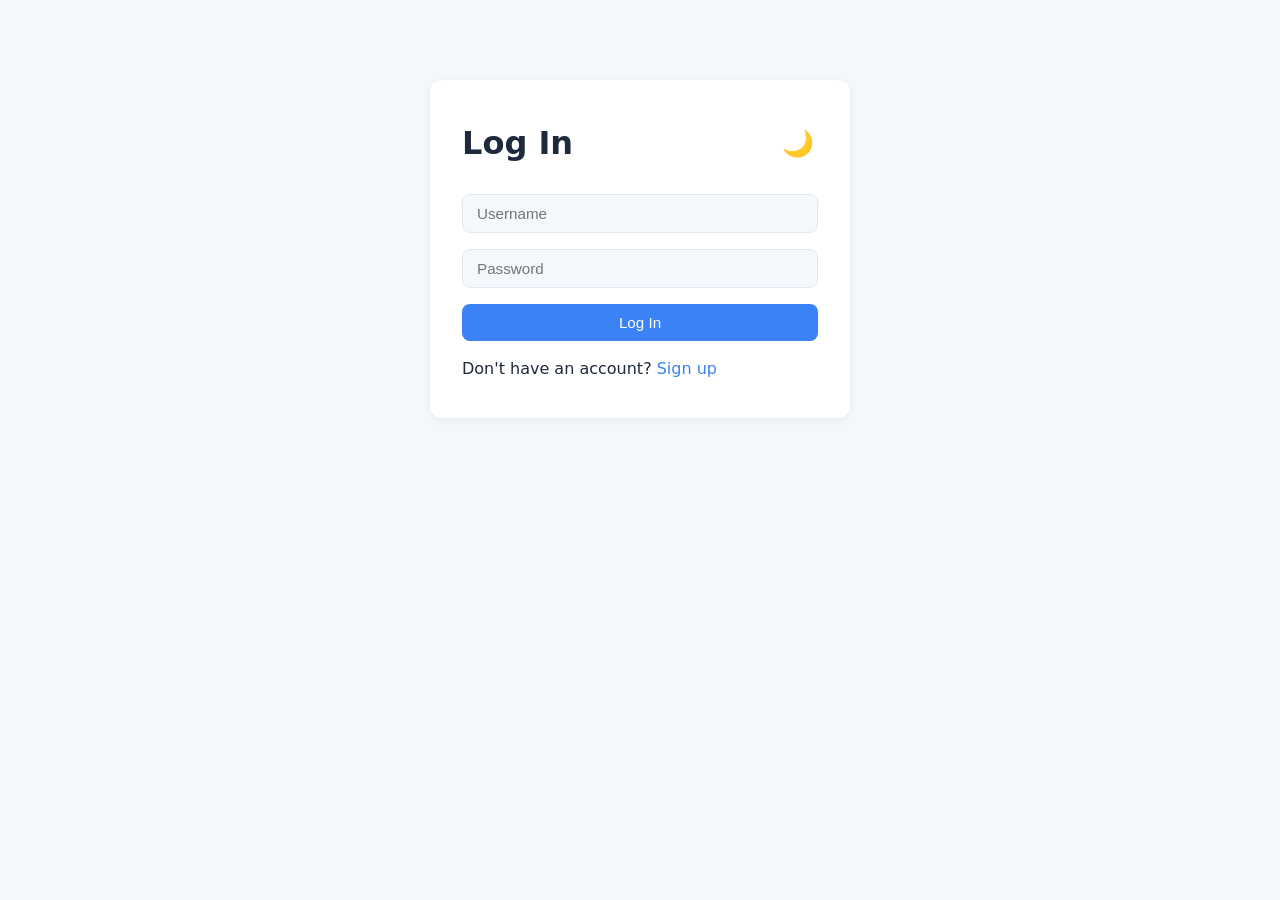
<file: templates/login.html>
<!DOCTYPE html>
<html lang="en" data-theme="light">
<head>
    <meta charset="UTF-8">
    <meta name="viewport" content="width=device-width, initial-scale=1.0">
    <title>Log In</title>
    <link rel="stylesheet" href="/static/style.css">
</head>
<body>
    <div class="container">
        <div style="display:flex; justify-content:space-between; align-items:center; margin-bottom:20px;">
            <h1 style="margin:0;">Log In</h1>
            <button class="theme-toggle" id="theme-toggle" title="Toggle theme">🌙</button>
        </div>
        <form id="login-form">
            <input type="text" id="username" placeholder="Username" required>
            <input type="password" id="password" placeholder="Password" required>
            <button type="submit">Log In</button>
            <div id="error-message" class="error"></div>
        </form>
        <p>Don't have an account? <a href="/register">Sign up</a></p>
    </div>
    <script src="/static/script.js"></script>
</body>
</html>
</file>
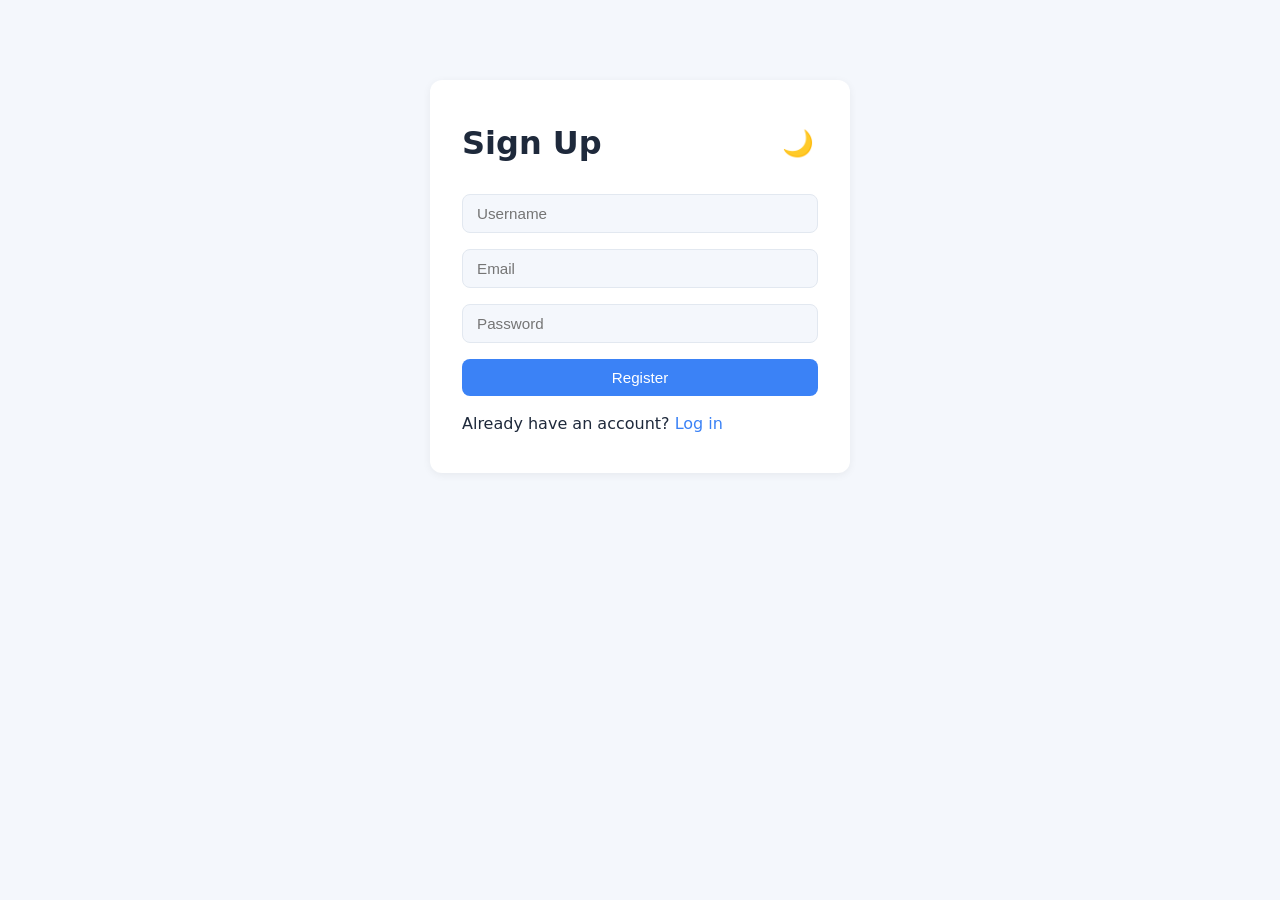
<file: templates/register.html>
<!DOCTYPE html>
<html lang="en" data-theme="light">
<head>
    <meta charset="UTF-8">
    <meta name="viewport" content="width=device-width, initial-scale=1.0">
    <title>Sign Up</title>
    <link rel="stylesheet" href="/static/style.css">
</head>
<body>
    <div class="container">
        <div style="display:flex; justify-content:space-between; align-items:center; margin-bottom:20px;">
            <h1 style="margin:0;">Sign Up</h1>
            <button class="theme-toggle" id="theme-toggle" title="Toggle theme">🌙</button>
        </div>
        <form id="register-form">
            <input type="text" id="name" placeholder="Username" required>
            <input type="email" id="email" placeholder="Email" required>
            <input type="password" id="password" placeholder="Password" required>
            <button type="submit">Register</button>
            <div id="error-message" class="error"></div>
        </form>
        <p>Already have an account? <a href="/login">Log in</a></p>
    </div>
    <script src="/static/script.js"></script>
</body>
</html>
</file>
<file: static/style.css>
/* ----- CSS Variables ----- */
:root {
    --bg: #f4f7fc;
    --bg-card: #ffffff;
    --text: #1e293b;
    --text-muted: #64748b;
    --border: #e2e8f0;
    --shadow: 0 2px 8px rgba(0,0,0,0.06);
    --primary: #3b82f6;
    --primary-hover: #2563eb;
    --danger: #ef4444;
    --danger-hover: #dc2626;
    --success: #22c55e;
    --radius: 12px;
    --transition: 0.2s ease;
}
[data-theme="dark"] {
    --bg: #0f172a;
    --bg-card: #1e293b;
    --text: #f1f5f9;
    --text-muted: #94a3b8;
    --border: #334155;
    --shadow: 0 2px 8px rgba(0,0,0,0.3);
    --primary: #60a5fa;
    --primary-hover: #3b82f6;
    --danger: #f87171;
    --danger-hover: #ef4444;
    --success: #4ade80;
}

* { box-sizing: border-box; margin:0; padding:0; }
body {
    font-family: 'Inter', system-ui, -apple-system, sans-serif;
    background: var(--bg);
    color: var(--text);
    padding: 20px;
    transition: background var(--transition), color var(--transition);
    min-height: 100vh;
}
a { color: var(--primary); text-decoration: none; }

/* ----- Container for auth pages ----- */
.container {
    max-width: 420px;
    margin: 60px auto;
    background: var(--bg-card);
    padding: 40px 32px;
    border-radius: var(--radius);
    box-shadow: var(--shadow);
    transition: background var(--transition);
}
.container h1 { text-align: center; margin-bottom: 24px; font-weight: 600; }
input, select, textarea, button {
    width: 100%;
    padding: 10px 14px;
    margin: 8px 0;
    border: 1px solid var(--border);
    border-radius: 8px;
    background: var(--bg);
    color: var(--text);
    font-size: 0.95rem;
    transition: border var(--transition), background var(--transition);
}
input:focus, select:focus, textarea:focus {
    outline: none;
    border-color: var(--primary);
    box-shadow: 0 0 0 3px rgba(59,130,246,0.2);
}
button {
    background: var(--primary);
    color: #fff;
    border: none;
    cursor: pointer;
    font-weight: 500;
    transition: background var(--transition), transform 0.1s;
}
button:hover { background: var(--primary-hover); }
button:active { transform: scale(0.97); }
.error { color: var(--danger); margin: 10px 0; font-size: 0.9rem; }

/* ----- Theme toggle (on auth pages) ----- */
.theme-toggle {
    background: transparent !important;
    border: none !important;
    font-size: 1.6rem;
    cursor: pointer;
    padding: 0 4px;
    color: var(--text);
    width: auto;
}
.theme-toggle:hover { background: transparent !important; }

/* ----- Header (main) ----- */
header {
    display: flex;
    justify-content: space-between;
    align-items: center;
    margin-bottom: 24px;
    flex-wrap: wrap;
    gap: 12px;
}
header h1 { font-weight: 700; font-size: 1.8rem; }
.header-actions {
    display: flex;
    gap: 10px;
    align-items: center;
}
.header-actions button {
    width: auto;
    padding: 8px 16px;
    font-size: 0.9rem;
    background: transparent;
    color: var(--text);
    border: 1px solid var(--border);
    border-radius: 8px;
}
.header-actions button:hover { background: var(--border); }

/* ----- Filters ----- */
.filters {
    display: flex;
    flex-wrap: wrap;
    gap: 8px;
    margin-bottom: 20px;
    background: var(--bg-card);
    padding: 12px 16px;
    border-radius: var(--radius);
    box-shadow: var(--shadow);
    align-items: center;
}
.filters input, .filters select, .filters button {
    width: auto;
    margin: 0;
    padding: 6px 12px;
    font-size: 0.85rem;
    background: var(--bg);
    border: 1px solid var(--border);
    border-radius: 6px;
    flex: 1 0 auto;
    min-width: 100px;
}
.filters button {
    background: var(--primary);
    color: white;
    border: none;
    flex: 0 0 auto;
}
.filters button:hover { background: var(--primary-hover); }

/* ----- Task list ----- */
#tasks-container {
    display: flex;
    flex-direction: column;
    gap: 6px;
}
.task-card {
    display: flex;
    align-items: center;
    gap: 12px;
    background: var(--bg-card);
    padding: 10px 16px;
    border-radius: var(--radius);
    box-shadow: var(--shadow);
    transition: background var(--transition), box-shadow var(--transition);
    border-left: 4px solid var(--primary);
}
.task-card:hover {
    box-shadow: 0 4px 12px rgba(0,0,0,0.08);
}
.task-card .task-info {
    flex: 1;
    display: flex;
    align-items: center;
    gap: 10px;
    flex-wrap: wrap;
}
.task-card .task-title {
    font-weight: 500;
    font-size: 0.95rem;
}
.task-card .task-meta {
    font-size: 0.8rem;
    color: var(--text-muted);
    display: flex;
    gap: 12px;
    align-items: center;
    flex-wrap: wrap;
}
.task-card .task-meta span {
    display: flex;
    align-items: center;
    gap: 4px;
}
.task-card .task-actions {
    display: flex;
    gap: 6px;
    align-items: center;
}
.task-card .task-actions button {
    width: auto;
    padding: 4px 8px;
    font-size: 0.8rem;
    background: transparent;
    color: var(--text-muted);
    border: 1px solid transparent;
    border-radius: 6px;
    cursor: pointer;
    transition: 0.15s;
}
.task-card .task-actions button:hover {
    background: var(--border);
    color: var(--text);
}
.task-card .task-actions .delete-btn:hover {
    background: var(--danger);
    color: white;
}
.task-card input[type="checkbox"] {
    width: 18px;
    height: 18px;
    accent-color: var(--primary);
    cursor: pointer;
    flex-shrink: 0;
}
/* time indicator */
.task-meta .time-left {
    font-weight: 500;
    padding: 2px 8px;
    border-radius: 20px;
    background: var(--border);
    font-size: 0.75rem;
}
.task-meta .time-left.overdue {
    background: var(--danger);
    color: white;
}
.task-meta .time-left.soon {
    background: #facc15;
    color: #1e293b;
}

/* ----- Pagination ----- */
#pagination {
    display: flex;
    justify-content: center;
    align-items: center;
    gap: 20px;
    margin-top: 24px;
}
#pagination button {
    width: auto;
    padding: 6px 16px;
    background: var(--bg-card);
    color: var(--text);
    border: 1px solid var(--border);
    border-radius: 8px;
}
#pagination button:disabled {
    opacity: 0.4;
    cursor: not-allowed;
}
#pagination button:hover:not(:disabled) {
    background: var(--border);
}

/* ----- Modal ----- */
.modal {
    position: fixed;
    top: 0; left: 0; width: 100%; height: 100%;
    background: rgba(0,0,0,0.4);
    backdrop-filter: blur(4px);
    display: flex;
    align-items: center;
    justify-content: center;
    z-index: 1000;
    opacity: 0;
    pointer-events: none;
    transition: opacity 0.25s;
}
.modal.active {
    opacity: 1;
    pointer-events: auto;
}
.modal-content {
    background: var(--bg-card);
    padding: 32px;
    border-radius: var(--radius);
    max-width: 500px;
    width: 90%;
    position: relative;
    box-shadow: 0 20px 60px rgba(0,0,0,0.3);
    transform: scale(0.95);
    transition: transform 0.25s;
}
.modal.active .modal-content {
    transform: scale(1);
}
.modal-content .close-btn {
    position: absolute;
    top: 12px; right: 18px;
    font-size: 1.8rem;
    cursor: pointer;
    color: var(--text-muted);
}
.modal-content .close-btn:hover { color: var(--text); }
.modal-content h2 { margin-bottom: 20px; }
.modal-content label {
    display: flex;
    align-items: center;
    gap: 8px;
    margin: 8px 0;
    font-size: 0.9rem;
}

/* ----- Toast ----- */
.toast-container {
    position: fixed;
    bottom: 20px;
    right: 20px;
    display: flex;
    flex-direction: column;
    gap: 8px;
    z-index: 2000;
}
.task-card.done {
    opacity: 0.7;
    border-left-color: var(--success);
}
.task-card.done .task-title {
    text-decoration: line-through;
    color: var(--text-muted);
}
.toast {
    background: var(--bg-card);
    color: var(--text);
    padding: 12px 20px;
    border-radius: 8px;
    box-shadow: 0 4px 12px rgba(0,0,0,0.15);
    border-left: 4px solid var(--primary);
    font-size: 0.9rem;
    animation: slideIn 0.3s ease;
    display: flex;
    align-items: center;
    gap: 10px;
}
#how-to-get-id {
    background: transparent;
    color: var(--primary);
    border: 1px solid var(--border);
    font-size: 0.8rem;
    padding: 4px 12px;
}
#how-to-get-id:hover {
    background: var(--border);
}
#telegram-instruction {
    background: var(--bg);
    padding: 10px;
    border-radius: 6px;
    font-size: 0.9rem;
}
.toast.error { border-left-color: var(--danger); }
.toast.success { border-left-color: var(--success); }
@keyframes slideIn {
    from { transform: translateX(100%); opacity: 0; }
    to { transform: translateX(0); opacity: 1; }
}

/* ----- Responsive ----- */
@media (max-width: 640px) {
    .filters { flex-direction: column; align-items: stretch; }
    .filters input, .filters select, .filters button { width: 100%; }
    .task-card { flex-wrap: wrap; }
    .task-card .task-info { width: 100%; }
    .task-card .task-actions { margin-left: auto; }
}

/* Settings modal tweaks */
#settings-form label {
    display: block;
    margin: 8px 0 4px;
    font-weight: 500;
    font-size: 0.9rem;
}
#settings-form input[disabled] {
    opacity: 0.7;
    cursor: not-allowed;
}
#how-to-get-id {
    background: transparent;
    color: var(--primary);
    border: 1px solid var(--border);
    font-size: 0.8rem;
    padding: 4px 12px;
    width: auto;
    cursor: pointer;
}
#how-to-get-id:hover {
    background: var(--border);
}
#telegram-instruction {
    background: var(--bg);
    padding: 10px;
    border-radius: 6px;
    font-size: 0.9rem;
}
#settings-error {
    margin: 10px 0 0;
}
</file>
